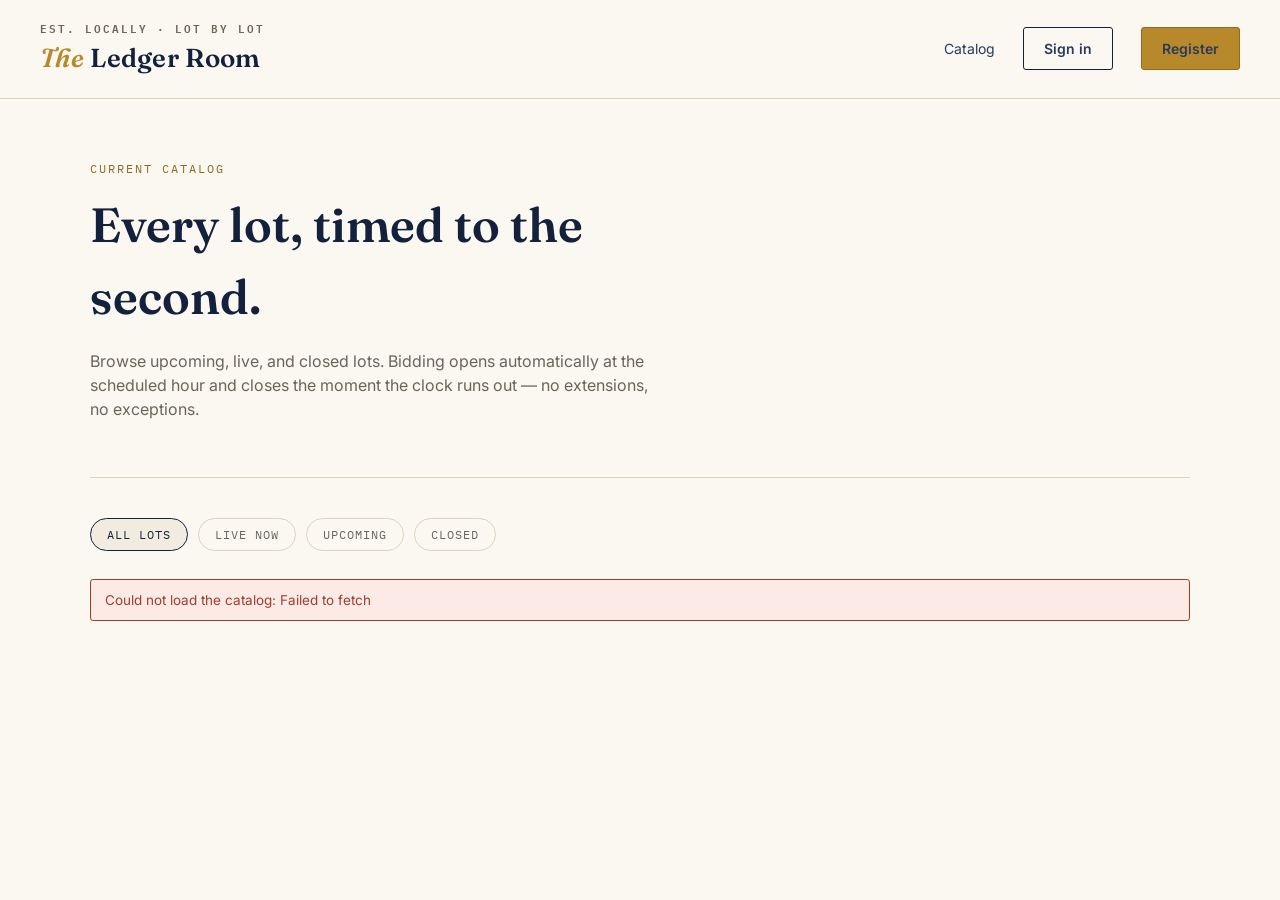
<file: frontend/index.html>
<!DOCTYPE html>
<html lang="en">
<head>
<meta charset="UTF-8">
<meta name="viewport" content="width=device-width, initial-scale=1.0">
<title>The Ledger Room — Auction Catalog</title>
<link rel="preconnect" href="https://fonts.googleapis.com">
<link href="https://fonts.googleapis.com/css2?family=Fraunces:ital,wght@0,500;0,600;0,700;1,500&family=Inter:wght@400;500;600&family=IBM+Plex+Mono:wght@400;500;600&display=swap" rel="stylesheet">
<link rel="stylesheet" href="css/style.css">
</head>
<body>

<div class="topbar">
  <div class="brand">
    <div>
      <span class="brand-eyebrow">Est. Locally · Lot by Lot</span>
      <span><span class="brand-mark">The</span> Ledger Room</span>
    </div>
  </div>
  <div id="nav-slot" class="nav-links"></div>
</div>

<div class="page">
  <div class="hero">
    <span class="hero-eyebrow">Current Catalog</span>
    <h1>Every lot, timed to the second.</h1>
    <p>Browse upcoming, live, and closed lots. Bidding opens automatically at the scheduled hour and closes the moment the clock runs out — no extensions, no exceptions.</p>
  </div>

  <div class="filter-row" id="filter-row">
    <button class="filter-chip active" data-filter="all">All lots</button>
    <button class="filter-chip" data-filter="live">Live now</button>
    <button class="filter-chip" data-filter="upcoming">Upcoming</button>
    <button class="filter-chip" data-filter="ended">Closed</button>
  </div>

  <div id="catalog-slot">
    <div class="loading-state">Fetching the catalog…</div>
  </div>
</div>

<script src="js/api.js"></script>
<script src="js/catalog.js"></script>
</body>
</html>
</file>
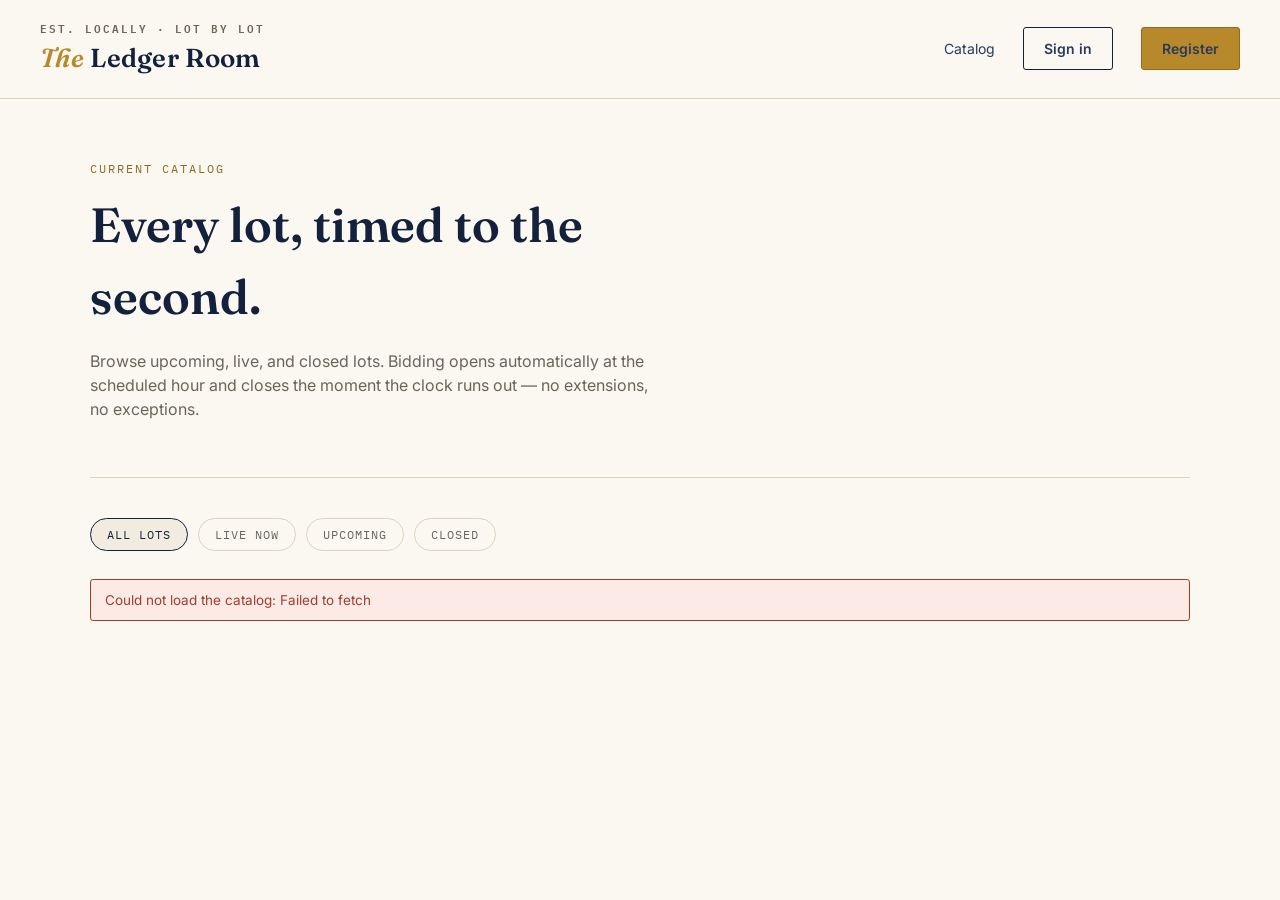
<file: frontend/admin.html>
<!DOCTYPE html>
<html lang="en">
<head>
<meta charset="UTF-8">
<meta name="viewport" content="width=device-width, initial-scale=1.0">
<title>Auctioneer Desk — The Ledger Room</title>
<link rel="preconnect" href="https://fonts.googleapis.com">
<link href="https://fonts.googleapis.com/css2?family=Fraunces:ital,wght@0,500;0,600;0,700;1,500&family=Inter:wght@400;500;600&family=IBM+Plex+Mono:wght@400;500;600&display=swap" rel="stylesheet">
<link rel="stylesheet" href="css/style.css">
</head>
<body>

<div class="topbar">
  <div class="brand">
    <div>
      <span class="brand-eyebrow">Est. Locally · Lot by Lot</span>
      <span><span class="brand-mark">The</span> Ledger Room</span>
    </div>
  </div>
  <div id="nav-slot" class="nav-links"></div>
</div>

<div class="page">
  <div class="hero">
    <span class="hero-eyebrow">Auctioneer Desk</span>
    <h1>Catalog a new lot.</h1>
    <p>Upload a product, set its starting price and minimum increment, then pre-declare the exact window bidding will be open.</p>
  </div>

  <div style="display:grid; grid-template-columns: 1fr 1.3fr; gap: 40px; align-items: start;">
    <div class="card">
      <h3 class="form-title" style="font-size:20px;">New lot &amp; schedule</h3>
      <div class="error-msg" id="error-box"></div>
      <div class="success-msg" id="success-box"></div>

      <form id="create-form">
        <div class="field">
          <label for="name">Product name</label>
          <input type="text" id="name" required>
        </div>
        <div class="field">
          <label for="description">Description</label>
          <textarea id="description" rows="3"></textarea>
        </div>
        <div class="field">
          <label for="image_url">Image URL (optional)</label>
          <input type="url" id="image_url" placeholder="https://…">
        </div>
        <div class="field-row">
          <div class="field">
            <label for="starting_price">Starting price ($)</label>
            <input type="number" id="starting_price" min="0.01" step="0.01" required>
          </div>
          <div class="field">
            <label for="min_increment">Minimum increment ($)</label>
            <input type="number" id="min_increment" min="0.01" step="0.01" value="1" required>
          </div>
        </div>
        <div class="field-row">
          <div class="field">
            <label for="start_time">Auction opens</label>
            <input type="datetime-local" id="start_time" required>
          </div>
          <div class="field">
            <label for="end_time">Auction closes</label>
            <input type="datetime-local" id="end_time" required>
          </div>
        </div>
        <button type="submit" class="btn btn-brass btn-block">Schedule auction</button>
      </form>
    </div>

    <div>
      <div class="section-label">My scheduled &amp; past lots</div>
      <div id="my-auctions-slot"><div class="loading-state">Loading your lots…</div></div>
    </div>
  </div>
</div>

<script src="js/api.js"></script>
<script src="js/admin.js"></script>
</body>
</html>
</file>
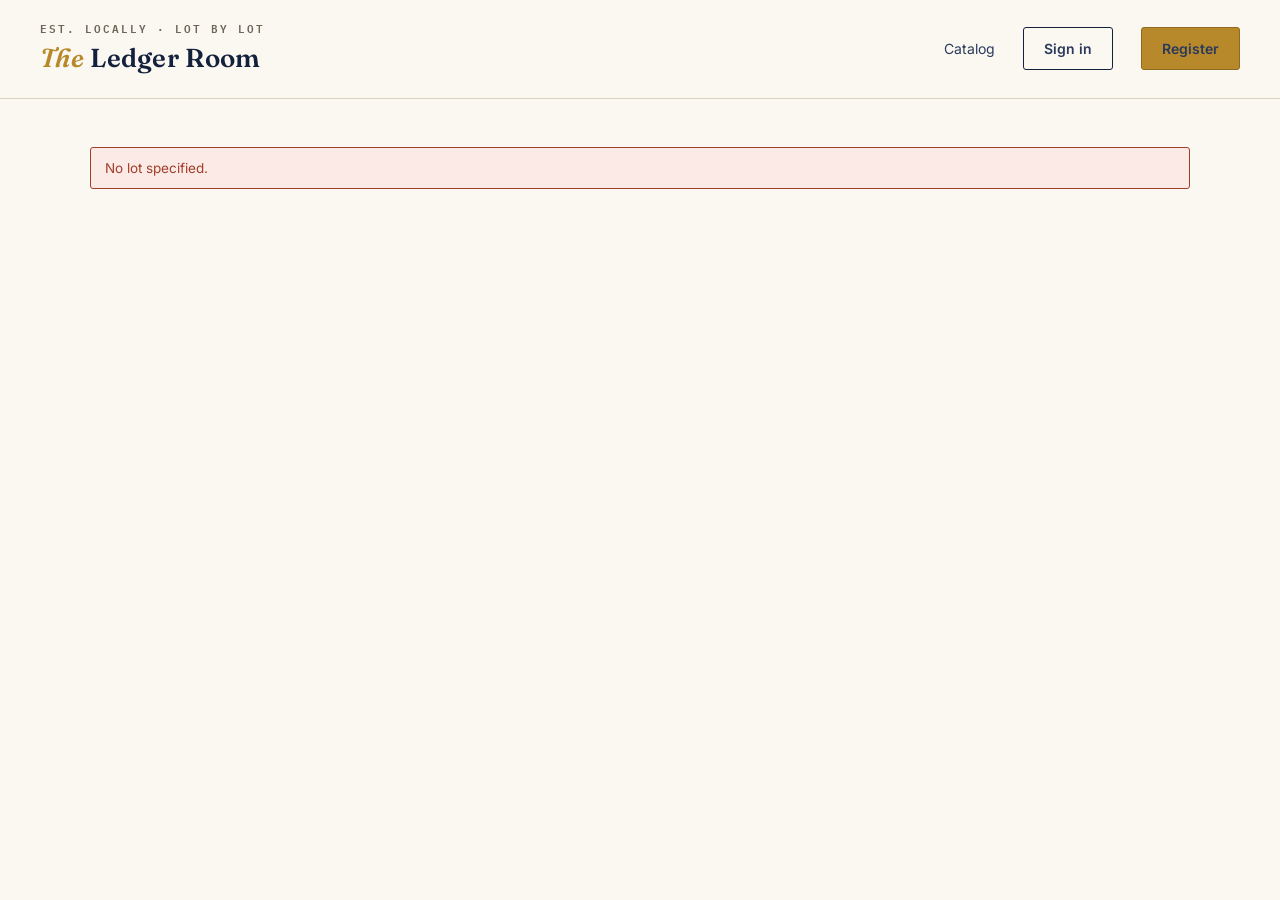
<file: frontend/auction.html>
<!DOCTYPE html>
<html lang="en">
<head>
<meta charset="UTF-8">
<meta name="viewport" content="width=device-width, initial-scale=1.0">
<title>Lot detail — The Ledger Room</title>
<link rel="preconnect" href="https://fonts.googleapis.com">
<link href="https://fonts.googleapis.com/css2?family=Fraunces:ital,wght@0,500;0,600;0,700;1,500&family=Inter:wght@400;500;600&family=IBM+Plex+Mono:wght@400;500;600&display=swap" rel="stylesheet">
<link rel="stylesheet" href="css/style.css">
</head>
<body>

<div class="topbar">
  <div class="brand">
    <div>
      <span class="brand-eyebrow">Est. Locally · Lot by Lot</span>
      <span><span class="brand-mark">The</span> Ledger Room</span>
    </div>
  </div>
  <div id="nav-slot" class="nav-links"></div>
</div>

<div class="page" id="page-slot">
  <div class="loading-state">Fetching the lot…</div>
</div>

<script src="js/api.js"></script>
<script src="js/auction-detail.js"></script>
</body>
</html>
</file>
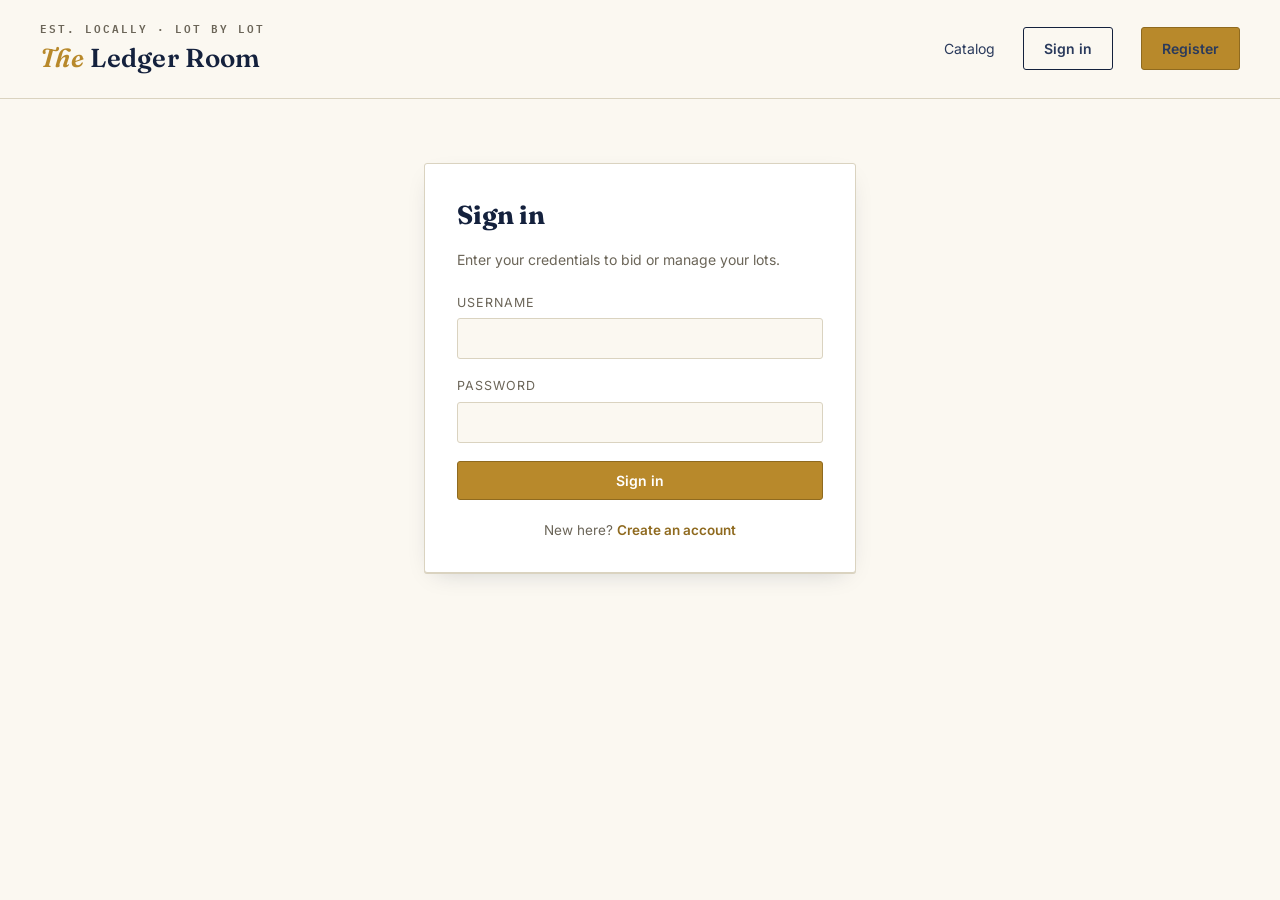
<file: frontend/login.html>
<!DOCTYPE html>
<html lang="en">
<head>
<meta charset="UTF-8">
<meta name="viewport" content="width=device-width, initial-scale=1.0">
<title>Sign in — The Ledger Room</title>
<link rel="preconnect" href="https://fonts.googleapis.com">
<link href="https://fonts.googleapis.com/css2?family=Fraunces:ital,wght@0,500;0,600;0,700;1,500&family=Inter:wght@400;500;600&family=IBM+Plex+Mono:wght@400;500;600&display=swap" rel="stylesheet">
<link rel="stylesheet" href="css/style.css">
</head>
<body>

<div class="topbar">
  <div class="brand">
    <div>
      <span class="brand-eyebrow">Est. Locally · Lot by Lot</span>
      <span><span class="brand-mark">The</span> Ledger Room</span>
    </div>
  </div>
  <div id="nav-slot" class="nav-links"></div>
</div>

<div class="page-narrow">
  <div class="card">
    <h2 class="form-title">Sign in</h2>
    <p class="form-sub">Enter your credentials to bid or manage your lots.</p>

    <div class="error-msg" id="error-box"></div>

    <form id="login-form">
      <div class="field">
        <label for="username">Username</label>
        <input type="text" id="username" required autocomplete="username">
      </div>
      <div class="field">
        <label for="password">Password</label>
        <input type="password" id="password" required autocomplete="current-password">
      </div>
      <button type="submit" class="btn btn-brass btn-block">Sign in</button>
    </form>

    <div class="auth-footer">New here? <a href="register.html">Create an account</a></div>
  </div>
</div>

<script src="js/api.js"></script>
<script src="js/auth.js"></script>
</body>
</html>
</file>
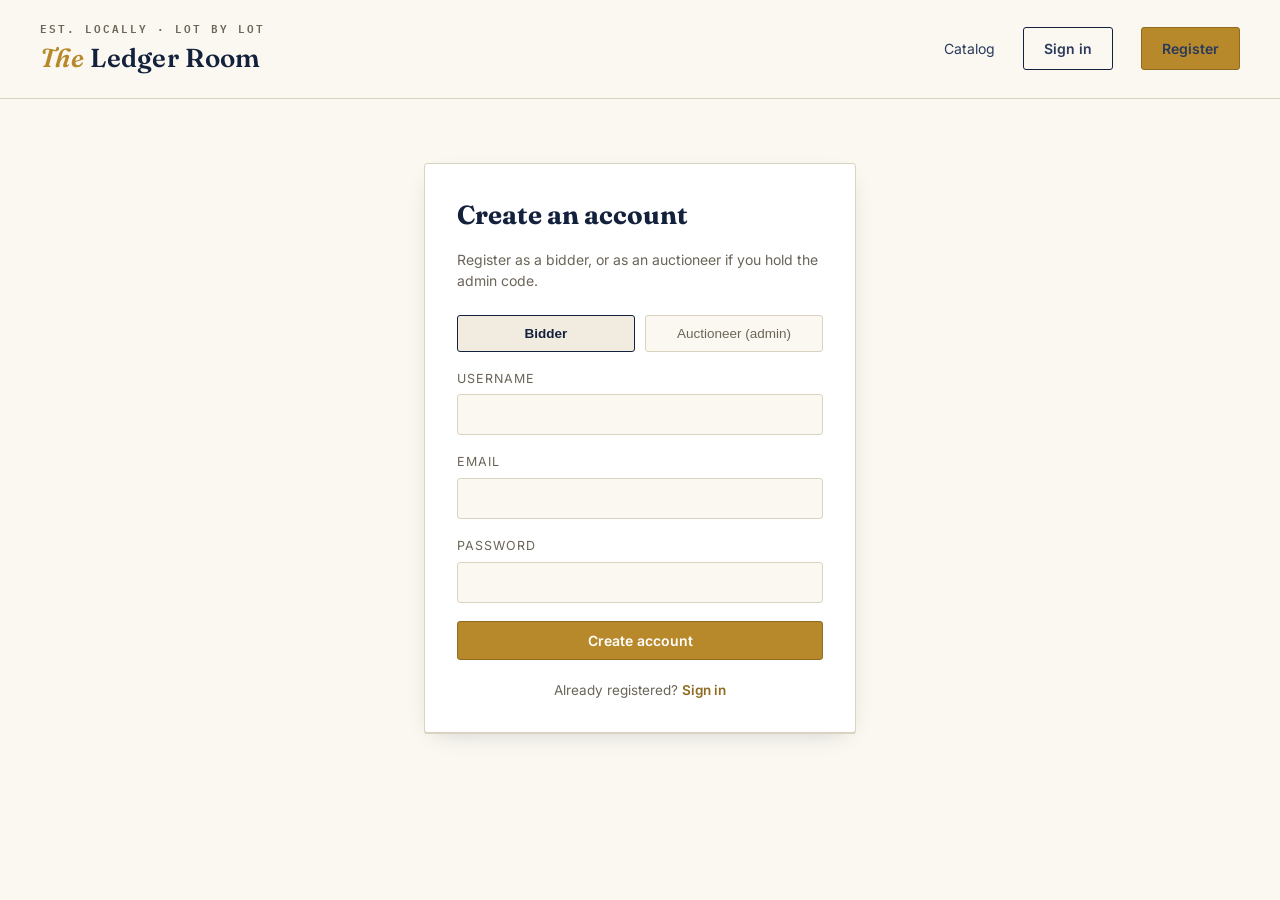
<file: frontend/register.html>
<!DOCTYPE html>
<html lang="en">
<head>
<meta charset="UTF-8">
<meta name="viewport" content="width=device-width, initial-scale=1.0">
<title>Register — The Ledger Room</title>
<link rel="preconnect" href="https://fonts.googleapis.com">
<link href="https://fonts.googleapis.com/css2?family=Fraunces:ital,wght@0,500;0,600;0,700;1,500&family=Inter:wght@400;500;600&family=IBM+Plex+Mono:wght@400;500;600&display=swap" rel="stylesheet">
<link rel="stylesheet" href="css/style.css">
</head>
<body>

<div class="topbar">
  <div class="brand">
    <div>
      <span class="brand-eyebrow">Est. Locally · Lot by Lot</span>
      <span><span class="brand-mark">The</span> Ledger Room</span>
    </div>
  </div>
  <div id="nav-slot" class="nav-links"></div>
</div>

<div class="page-narrow">
  <div class="card">
    <h2 class="form-title">Create an account</h2>
    <p class="form-sub">Register as a bidder, or as an auctioneer if you hold the admin code.</p>

    <div class="error-msg" id="error-box"></div>

    <div class="role-toggle" id="role-toggle">
      <button type="button" class="active" data-role="user">Bidder</button>
      <button type="button" data-role="admin">Auctioneer (admin)</button>
    </div>

    <form id="register-form">
      <div class="field">
        <label for="username">Username</label>
        <input type="text" id="username" required minlength="3">
      </div>
      <div class="field">
        <label for="email">Email</label>
        <input type="email" id="email" required>
      </div>
      <div class="field">
        <label for="password">Password</label>
        <input type="password" id="password" required minlength="6">
      </div>
      <div class="field" id="admin-code-field" style="display:none;">
        <label for="admin_code">Admin signup code</label>
        <input type="password" id="admin_code" placeholder="Provided by the project owner">
      </div>
      <button type="submit" class="btn btn-brass btn-block">Create account</button>
    </form>

    <div class="auth-footer">Already registered? <a href="login.html">Sign in</a></div>
  </div>
</div>

<script src="js/api.js"></script>
<script src="js/auth.js"></script>
</body>
</html>
</file>
<file: frontend/css/style.css>
/* ==========================================================================
   Auction House — design tokens
   Palette: ink navy / ivory paper / brass gold / ember red / moss green
   Type: Fraunces (display) · Inter (body) · IBM Plex Mono (ledger figures)
   ========================================================================== */

:root {
  --ink: #14213D;
  --ink-soft: #2A3A5C;
  --paper: #FBF8F1;
  --paper-dim: #F1ECDF;
  --line: #DAD3C0;
  --brass: #B8892B;
  --brass-dark: #8F6A1F;
  --ember: #A23E2A;
  --moss: #3F5D45;
  --ash: #6B6558;

  --font-display: "Fraunces", Georgia, serif;
  --font-body: "Inter", -apple-system, sans-serif;
  --font-mono: "IBM Plex Mono", monospace;

  --radius: 3px;
  --shadow-lot: 0 1px 0 var(--line), 0 8px 24px -12px rgba(20, 33, 61, 0.25);
}

* { box-sizing: border-box; }

html, body {
  margin: 0;
  padding: 0;
  background: var(--paper);
  color: var(--ink);
  font-family: var(--font-body);
  font-size: 16px;
  line-height: 1.5;
}

a { color: inherit; text-decoration: none; }

/* ---------- Top bar ---------- */

.topbar {
  display: flex;
  align-items: center;
  justify-content: space-between;
  padding: 20px 40px;
  border-bottom: 1px solid var(--line);
  background: var(--paper);
}

.brand {
  font-family: var(--font-display);
  font-size: 26px;
  font-weight: 600;
  letter-spacing: 0.3px;
  display: flex;
  align-items: baseline;
  gap: 8px;
}

.brand .brand-mark {
  color: var(--brass);
  font-style: italic;
}

.brand-eyebrow {
  font-family: var(--font-mono);
  font-size: 11px;
  text-transform: uppercase;
  letter-spacing: 2px;
  color: var(--ash);
  display: block;
  margin-bottom: 2px;
}

.nav-links {
  display: flex;
  align-items: center;
  gap: 28px;
  font-size: 14px;
}

.nav-links a { color: var(--ink-soft); }
.nav-links a:hover { color: var(--brass-dark); }

.pill {
  font-family: var(--font-mono);
  font-size: 11px;
  text-transform: uppercase;
  letter-spacing: 1px;
  padding: 5px 12px;
  border: 1px solid var(--ink);
  border-radius: 999px;
  color: var(--ink);
}

.pill.role-admin { border-color: var(--brass-dark); color: var(--brass-dark); }

.btn {
  font-family: var(--font-body);
  font-weight: 600;
  font-size: 14px;
  padding: 10px 20px;
  border-radius: var(--radius);
  border: 1px solid var(--ink);
  background: var(--ink);
  color: var(--paper);
  cursor: pointer;
  transition: transform 0.12s ease, background 0.12s ease;
}

.btn:hover { background: var(--ink-soft); }
.btn:active { transform: translateY(1px); }

.btn-outline {
  background: transparent;
  color: var(--ink);
}
.btn-outline:hover { background: var(--paper-dim); }

.btn-brass {
  background: var(--brass);
  border-color: var(--brass-dark);
  color: #fff;
}
.btn-brass:hover { background: var(--brass-dark); }

.btn-block { width: 100%; }
.btn[disabled] { opacity: 0.5; cursor: not-allowed; }

/* ---------- Layout shells ---------- */

.page {
  max-width: 1180px;
  margin: 0 auto;
  padding: 48px 40px 96px;
}

.page-narrow {
  max-width: 480px;
  margin: 0 auto;
  padding: 64px 24px;
}

.hero {
  padding: 8px 0 40px;
  border-bottom: 1px solid var(--line);
  margin-bottom: 40px;
}

.hero-eyebrow {
  font-family: var(--font-mono);
  font-size: 12px;
  letter-spacing: 2px;
  text-transform: uppercase;
  color: var(--brass-dark);
}

.hero h1 {
  font-family: var(--font-display);
  font-size: 48px;
  margin: 10px 0 12px;
  font-weight: 600;
  max-width: 640px;
}

.hero p { color: var(--ash); max-width: 560px; font-size: 16px; }

/* ---------- Catalog grid ---------- */

.filter-row {
  display: flex;
  gap: 10px;
  margin-bottom: 28px;
}

.filter-chip {
  font-family: var(--font-mono);
  font-size: 12px;
  text-transform: uppercase;
  letter-spacing: 1px;
  padding: 8px 16px;
  border: 1px solid var(--line);
  border-radius: 999px;
  background: transparent;
  color: var(--ash);
  cursor: pointer;
}

.filter-chip.active {
  border-color: var(--ink);
  color: var(--ink);
  background: var(--paper-dim);
}

.catalog-grid {
  display: grid;
  grid-template-columns: repeat(auto-fill, minmax(280px, 1fr));
  gap: 24px;
}

.lot-card {
  position: relative;
  background: #fff;
  border: 1px solid var(--line);
  border-radius: var(--radius);
  box-shadow: var(--shadow-lot);
  overflow: hidden;
  display: flex;
  flex-direction: column;
}

.lot-media {
  aspect-ratio: 4 / 3;
  background: var(--paper-dim);
  display: flex;
  align-items: center;
  justify-content: center;
  color: var(--ash);
  font-family: var(--font-mono);
  font-size: 12px;
  overflow: hidden;
}

.lot-media img { width: 100%; height: 100%; object-fit: cover; }

.lot-body { padding: 18px 20px 20px; display: flex; flex-direction: column; gap: 10px; flex: 1; }

.lot-number {
  font-family: var(--font-mono);
  font-size: 11px;
  letter-spacing: 1.5px;
  color: var(--ash);
  text-transform: uppercase;
}

.lot-title {
  font-family: var(--font-display);
  font-size: 20px;
  font-weight: 600;
  margin: 0;
}

.lot-desc {
  color: var(--ash);
  font-size: 13.5px;
  overflow: hidden;
  text-overflow: ellipsis;
  display: -webkit-box;
  -webkit-line-clamp: 2;
  -webkit-box-orient: vertical;
}

.lot-meta {
  display: flex;
  justify-content: space-between;
  align-items: baseline;
  margin-top: auto;
  padding-top: 10px;
  border-top: 1px dashed var(--line);
}

.lot-price-label {
  font-size: 11px;
  text-transform: uppercase;
  letter-spacing: 1px;
  color: var(--ash);
  display: block;
}

.lot-price {
  font-family: var(--font-mono);
  font-size: 20px;
  font-weight: 600;
  color: var(--ink);
}

.status-badge {
  font-family: var(--font-mono);
  font-size: 10.5px;
  text-transform: uppercase;
  letter-spacing: 1.2px;
  padding: 4px 10px;
  border-radius: 999px;
  position: absolute;
  top: 14px;
  left: 14px;
  z-index: 2;
}

.status-upcoming { background: var(--paper); color: var(--ink-soft); border: 1px solid var(--line); }
.status-live { background: var(--moss); color: #fff; }
.status-ended { background: var(--ash); color: #fff; }

.sold-stamp {
  position: absolute;
  top: 46%;
  left: 50%;
  transform: translate(-50%, -50%) rotate(-12deg);
  font-family: var(--font-display);
  font-weight: 700;
  font-size: 34px;
  letter-spacing: 4px;
  color: var(--ember);
  border: 4px solid var(--ember);
  padding: 4px 18px;
  border-radius: 6px;
  opacity: 0.88;
  pointer-events: none;
  z-index: 3;
}

/* ---------- Forms ---------- */

.card {
  background: #fff;
  border: 1px solid var(--line);
  border-radius: var(--radius);
  box-shadow: var(--shadow-lot);
  padding: 32px;
}

.field { margin-bottom: 18px; }

.field label {
  display: block;
  font-size: 12.5px;
  text-transform: uppercase;
  letter-spacing: 1px;
  color: var(--ash);
  margin-bottom: 6px;
}

.field input,
.field textarea,
.field select {
  width: 100%;
  padding: 11px 12px;
  border: 1px solid var(--line);
  border-radius: var(--radius);
  font-family: var(--font-body);
  font-size: 14.5px;
  background: var(--paper);
  color: var(--ink);
}

.field input:focus,
.field textarea:focus,
.field select:focus {
  outline: 2px solid var(--brass);
  outline-offset: 1px;
}

.field-row { display: flex; gap: 16px; }
.field-row .field { flex: 1; }

.form-title {
  font-family: var(--font-display);
  font-size: 26px;
  margin: 0 0 6px;
}

.form-sub { color: var(--ash); font-size: 14px; margin-bottom: 24px; }

.role-toggle { display: flex; gap: 10px; margin-bottom: 18px; }

.role-toggle button {
  flex: 1;
  padding: 10px;
  border: 1px solid var(--line);
  border-radius: var(--radius);
  background: var(--paper);
  color: var(--ash);
  font-size: 13.5px;
  cursor: pointer;
}

.role-toggle button.active {
  border-color: var(--ink);
  color: var(--ink);
  background: var(--paper-dim);
  font-weight: 600;
}

.error-msg {
  background: #FBEAE6;
  color: var(--ember);
  border: 1px solid var(--ember);
  padding: 10px 14px;
  border-radius: var(--radius);
  font-size: 13.5px;
  margin-bottom: 16px;
  display: none;
}

.error-msg.visible { display: block; }

.success-msg {
  background: #EAF1EB;
  color: var(--moss);
  border: 1px solid var(--moss);
  padding: 10px 14px;
  border-radius: var(--radius);
  font-size: 13.5px;
  margin-bottom: 16px;
  display: none;
}

.success-msg.visible { display: block; }

.auth-footer {
  margin-top: 20px;
  text-align: center;
  font-size: 13.5px;
  color: var(--ash);
}

.auth-footer a { color: var(--brass-dark); font-weight: 600; }

/* ---------- Auction detail ---------- */

.detail-grid {
  display: grid;
  grid-template-columns: 1.1fr 0.9fr;
  gap: 40px;
}

.detail-media {
  aspect-ratio: 1 / 1;
  background: var(--paper-dim);
  border: 1px solid var(--line);
  border-radius: var(--radius);
  overflow: hidden;
  display: flex;
  align-items: center;
  justify-content: center;
  color: var(--ash);
}

.detail-media img { width: 100%; height: 100%; object-fit: cover; }

.gavel-timer {
  font-family: var(--font-mono);
  font-size: 34px;
  letter-spacing: 2px;
  color: var(--ink);
  background: var(--paper-dim);
  border: 1px solid var(--line);
  border-radius: var(--radius);
  padding: 16px 20px;
  display: flex;
  align-items: baseline;
  justify-content: space-between;
}

.gavel-timer.warn { color: var(--ember); border-color: var(--ember); }
.gavel-timer .timer-label {
  font-family: var(--font-body);
  font-size: 11px;
  letter-spacing: 1.5px;
  text-transform: uppercase;
  color: var(--ash);
}

.bid-history {
  margin-top: 22px;
  border-top: 1px solid var(--line);
  padding-top: 16px;
}

.bid-row {
  display: flex;
  justify-content: space-between;
  padding: 8px 0;
  font-size: 13.5px;
  border-bottom: 1px dashed var(--line);
}

.bid-row .bid-amount { font-family: var(--font-mono); font-weight: 600; }

.section-label {
  font-family: var(--font-mono);
  font-size: 11px;
  letter-spacing: 1.5px;
  text-transform: uppercase;
  color: var(--ash);
  margin-bottom: 10px;
}

.empty-state {
  text-align: center;
  padding: 60px 20px;
  color: var(--ash);
}

.empty-state h3 {
  font-family: var(--font-display);
  color: var(--ink);
  font-size: 22px;
}

.loading-state { text-align: center; padding: 60px 0; color: var(--ash); font-family: var(--font-mono); font-size: 13px; }

table.admin-table {
  width: 100%;
  border-collapse: collapse;
  font-size: 14px;
}

table.admin-table th, table.admin-table td {
  text-align: left;
  padding: 10px 8px;
  border-bottom: 1px solid var(--line);
}

table.admin-table th {
  font-family: var(--font-mono);
  font-size: 11px;
  text-transform: uppercase;
  letter-spacing: 1px;
  color: var(--ash);
}

@media (max-width: 860px) {
  .detail-grid { grid-template-columns: 1fr; }
  .topbar { padding: 16px 20px; }
  .page { padding: 32px 20px 64px; }
  .hero h1 { font-size: 34px; }
}
</file>
